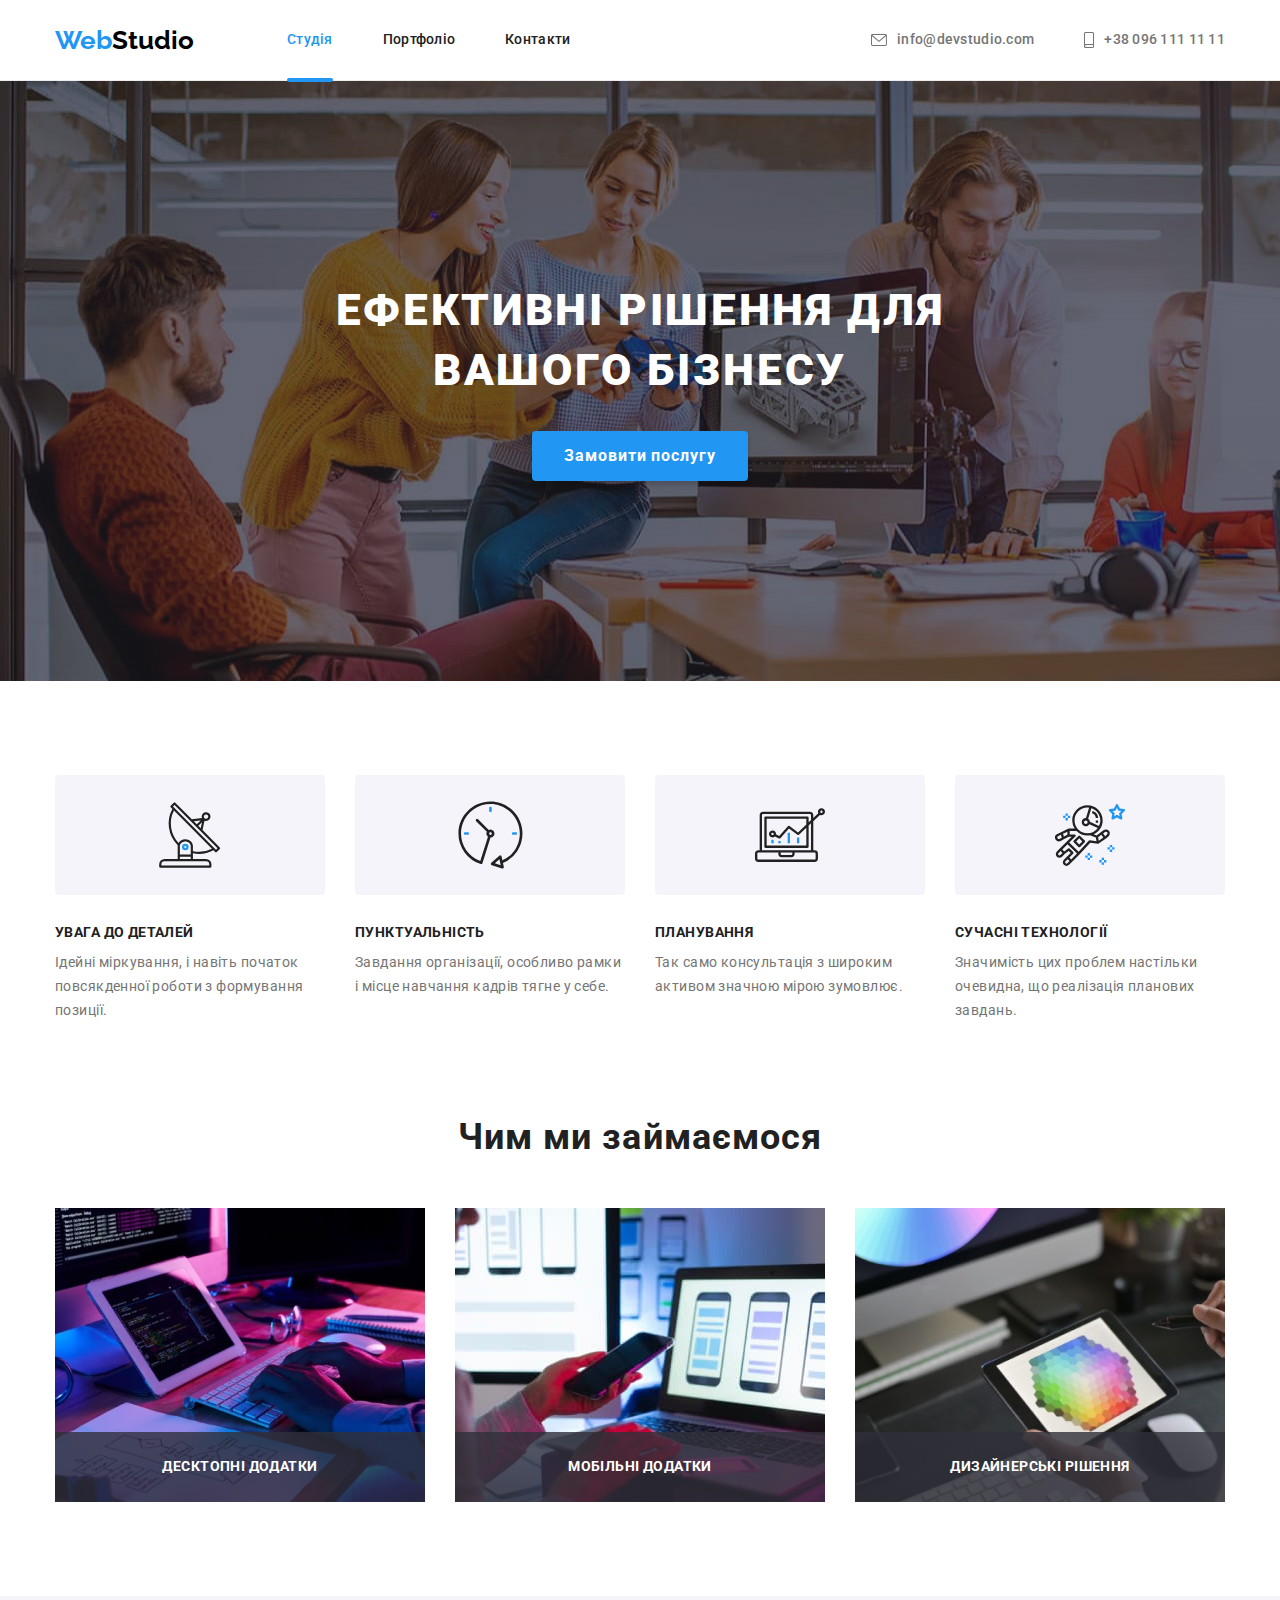
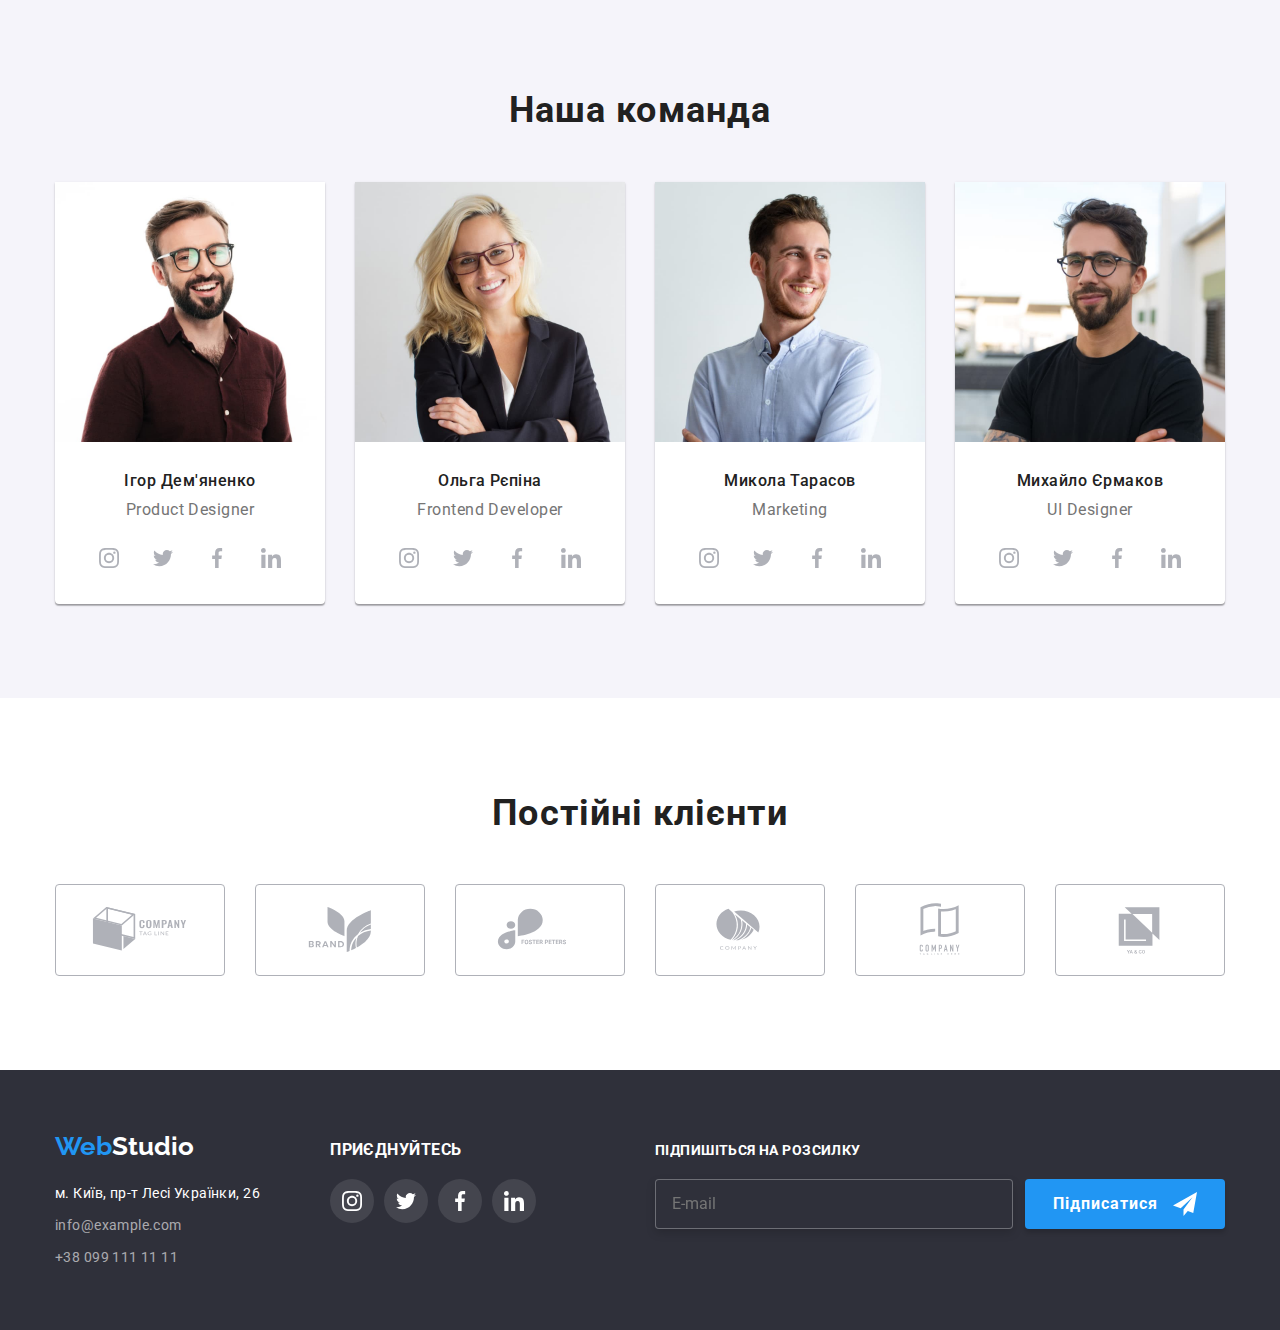
<file: index.html>
<!DOCTYPE html>
<html lang="uk">
  <head>
    <meta charset="UTF-8" />
    <meta http-equiv="X-UA-Compatible" content="IE=edge" />
    <meta name="viewport" content="width=device-width, initial-scale=1.0" />
    <title>WebStudio</title>
    <link rel="preconnect" href="https://fonts.googleapis.com"> 
    <link rel="preconnect" href="https://fonts.gstatic.com" crossorigin> 
    <link href="https://fonts.googleapis.com/css2?family=Raleway:wght@700&family=Roboto:wght@400;500;700;900&display=swap" rel="stylesheet">
    <link rel="stylesheet" href="https://cdnjs.cloudflare.com/ajax/libs/modern-normalize/1.1.0/modern-normalize.min.css">
    <link rel="stylesheet" href="./css/main.min.css">
    
</head>
  <body>
    <header class="header">
        <div class="wraper conteiner">
            <nav class="navigation">  
                <span class="logo navigation__logo">
                    <a class="logo__wed link" href="/" lang="en">Web<span class="logo__studio--dark link">Studio</span> </a> 
                </span> 
                    <ul class="navigation__list link list">
                        <li class="navigation__page"> <a  class="navigation__link navigation__link--active link" href="./index.html">Студія</a></li>
                        <li class="navigation__page"> <a class="navigation__link link" href="./portfolio.html">Портфоліо</a></li>
                        <li class="navigation__page"> <a class="navigation__link link" href="#">Контакти</a></li>
                    </ul>
                </nav> 
                <ul class="contacts header__contacts list">
                    <li class="contacts__items">
                        <a href="moilto:info@devstudio.com" class="contacts__link contact__link--mail link">
                            <svg class="contacts__icon contacts__icon--mail"> 
                                <use href="./images/symbol-defs.svg#icon-envelope"></use>
                            </svg> 
                            info@devstudio.com </a></li>
                    <li class="contacts__items"> 
                        <a href="tel:+380961111111" class="contacts__link contact__link--tel link">
                            <svg class="contacts__icon contacts__icon--tel">
                                <use href="./images/symbol-defs.svg#icon-smartphone"></use>
                            </svg>
                            +38 096 111 11 11</a> 
                    </li> 
                </ul>
                <button class="menu-open"  type="button"> 
                    <svg  class="menu-icon" width="40" height="40">
                        <use href="./images/symbol-defs.svg#icon-menu_40px"></use>
                    </svg>
                </button>
        </div>
            <div class="mob-menu is-hidden">
                <div class="mob__conteiner">
                    <button class="menu-close" type="button">
                        <svg  class="mob__icon-close" width="18.6" height="18.6">
                            <use href="./images/symbol-defs.svg#icon-close-black"></use>
                        </svg>
                    </button>
                    <div class="nav__conteiner">
                        <ul class="navigation__mob link list">
                            <li class="mob__page"> <a  class="mob__link mob__link--active link" href="./index.html">Студія</a></li>
                            <li class="mob__page"> <a class="mob__link link" href="./portfolio.html">Портфоліо</a></li>
                            <li class="mob__page"> <a class="mob__link link" href="#">Контакти</a></li>
                        </ul>
                    </div>
                    <div class="conteiner__contact">
                        <ul class="mob__contacts list">
                            <li class="mob__items">
                                <a href="tel:+380961111111" class="mob__tel link">
                                    +38 096 111 11 11</a> 
                                </li>
                            <li class="contacts__items"> 
                               <a href="moilto:info@devstudio.com" class="mob__mail link"> 
                                    info@devstudio.com </a>
                            </li> 
                        </ul>
                        <ul class="mob__profile">
                            <li class="mob__social list">
                                <a href="#" class="mob__social-link link"> Instagram
                                </a>
                            </li>
                            <li class="mob__social list">
                                <a href="#" class="mob__social-link link"> Twitter
                                </a>
                            </li>
                            <li class="mob__social list">
                                <a href="#" class="mob__social-link link"> Facebook
                                </a>
                            </li>
                            <li class="mob__social list">
                                <a href="#" class="mob__social-link link"> LinkedIn
                                </a>
                            </li>
                        </ul>
                    </div>  
                </div>
            </div>
        <!-- </div> -->
        
     
    </header>
    <main>
        <section class="hero">
            <div class="hero__conteiner">
                <h1 class="hero__title">Ефективні рішення для вашого бізнесу</h1>
                <button class="hero__btn" type="button" data-modal-open >Замовити послугу</button>
            </div>
        </section>
        <section class="after-hero section">
            <div class="conteiner">
                <h2 class="visually-hidden"> Наші переваги </h2>
            <ul class="after-hero__list">
                <li class="after-hero__item list"> 
                    <div class="after-hero__conteiner">
                        <svg class="after-hero__icon" width="65.32" height="70">
                            <use href="./images/symbol-defs.svg#icon-antenna-1"></use>
                        </svg>
                    </div>
                    <h3 class="after-hero__subtitle">УВАГА ДО ДЕТАЛЕЙ</h3> 
                    <p class="after-hero__text">Ідейні міркування, і навіть початок повсякденної роботи з формування позиції.</p>
                </li>
                <li class="after-hero__item list"> 
                    <div class="after-hero__conteiner">
                        <svg class="after-hero__icon" width="66.96" height="70">
                            <use href="./images/symbol-defs.svg#icon-clock-1"></use>
                        </svg>
                    </div>
                    <h3 class="after-hero__subtitle">ПУНКТУАЛЬНІСТЬ</h3> 
                    <p class="after-hero__text">Завдання організації, особливо рамки і місце навчання кадрів тягне у себе.</p>
                </li>
                <li class="after-hero__item list"> 
                    <div class="after-hero__conteiner">
                        <svg class="after-hero__icon" width="70" height="70">
                            <use  href="./images/symbol-defs.svg#icon-diagram-1"></use>
                        </svg>
                    </div>
                    <h3 class="after-hero__subtitle">ПЛАНУВАННЯ</h3> 
                    <p class="after-hero__text">Так само консультація з широким активом значною мірою зумовлює.</p>
                </li>
                <li class="after-hero__item list"> 
                    <div class="after-hero__conteiner">
                        <svg class="after-hero__icon" width="70" height="70">
                            <use href="./images/symbol-defs.svg#icon-astronaut-1"></use>
                        </svg>
                    </div>
                    <h3 class="after-hero__subtitle">СУЧАСНІ ТЕХНОЛОГІЇ</h3> 
                    <p class="after-hero__text">Значимість цих проблем настільки очевидна, що реалізація планових завдань.</p>
                </li>
            </ul>
            </div>  
        </section>
        <section class="work section">
            <div class="conteiner">
                <h2 class="work__heading">Чим ми займаємося</h2>
            <ul class="work__list">
                <li class="work__card list">
                    <picture>
                        <source srcset="./images/img-desk-1x-1.jpg 1x, 
                        ./images/img-desk-2x-1.jpg 2x"
                        media="(min-width: 1200px)"/>
                        <img src="./images/img-desk-1x-1.jpg" alt="планування макету" class="work__img" width="370">
                    </picture>
                    <div class="work__overlay">
                        <p class="work__text">Десктопні додатки</p>
                    </div>
                </li>
                <li class="work__card list">
                    <picture>
                        <source srcset="./images/img-desk-1x-2.jpg 1x, 
                        ./images/img-desk-2x-2.jpg 2x"
                        media="(min-width: 1200px)"/>
                        <img src="./images/img-desk-1x-2.jpg" alt="позиціонування сторінки" class="work__img" width="370"> 
                    </picture>
                    <div class="work__overlay">
                        <p class="work__text">Мобільні додатки</p>
                    </div>
                </li>
                <li class="work__card list">
                    <picture>
                        <source srcset="./images/img-desk-1x-3.jpg 1x, 
                        ./images/img-desk-2x-3.jpg 2x"
                        media="(min-width: 1200px)"/>
                        <img src="./images/img-desk-1x-3.jpg" alt="підбір кольору" class="work__img" width="370">
                    </picture>
                    <div class="work__overlay">
                        <p class="work__text">Дизайнерські рішення</p>
                    </div>
                </li>
            </ul>
            </div>
        </section>
        <section class="team section">
            <div class="conteiner">
                <h2 class="team__title list"> Наша команда</h2>
                <ul class="team__list">
                    <li class="developer team__items list"> 
                        <picture>
                            <source srcset="./images/specialist-desk-1x-1.jpg 1x, 
                            ./images/specialist-desk-2x-1.jpg 2x"
                            media="(min-width: 1200px)"
                            />
                            <source srcset="./images/specialist-tab-1x-1.jpg 1x, 
                            ./images/specialist-tab-2x-1.jpg 2x"
                            media="(min-width: 768px)"
                            />
                            <source srcset="./images/specialist-mob-1x-1.jpg 1x, 
                            ./images/specialist-mob-2x-1.jpg 2x"
                            media="(max-width: 767px)"
                            />
                            <img  class="developer__foto" src="./images/specialist-desk-1x-1.jpg" alt="дизайнер продукта" width="270">
                        </picture> 
                        <div class="developer__conteiner">
                            <h3 class="developer__name">Ігор Дем'яненко</h3> 
                            <p class="developer__job" lang="en">Product Designer</p>
                            <ul class="developer__profile profile">
                                <li class="profile__list list">
                                    <a href="#" class="profile__link">
                                        <svg class="profile__icon" width="20" height="20">
                                            <use href="./images/symbol-defs.svg#icon-instagram-2"></use>
                                        </svg>
                                    </a>
                                </li>
                                <li class="profile__list list">
                                    <a href="#" class="profile__link">
                                        <svg class="profile__icon" width="20" height="20">
                                            <use href="./images/symbol-defs.svg#icon-twitter-1"></use>
                                        </svg>
                                    </a>
                                </li>
                                <li class="profile__list list">
                                    <a href="#" class="profile__link">
                                        <svg class="profile__icon" width="20" height="20">
                                            <use href="./images/symbol-defs.svg#icon-facebook-1"></use>
                                        </svg>
                                    </a>
                                </li>
                                <li class="profile__list list">
                                    <a href="#" class="profile__link">
                                        <svg class="profile__icon" width="20" height="20">
                                            <use href="./images/symbol-defs.svg#icon-linkedin-1"></use>
                                        </svg>
                                    </a>
                                </li>
                            </ul>
                        </div>
                    </li>
                    <li class="developer team__items list">
                        <picture>
                            <source srcset="./images/specialist-desk-1x-2.jpg 1x, 
                            ./images/specialist-desk-2x-2.jpg 2x"
                            media="(min-width: 1200px)"
                            />
                            <source srcset="./images/specialist-tab-1x-2.jpg 1x, 
                            ./images/specialist-tab-2x-2.jpg 2x"
                            media="(min-width: 768px)"
                            />
                            <source srcset="./images/specialist-mob-1x-2.jpg 1x, 
                            ./images/specialist-mob-2x-2.jpg 2x"
                            media="(max-width: 767px)"
                            />
                            <img class="developer__foto" src="./images/specialist-desk-1x-2.jpg" alt="разработчик" width="270">
                        </picture> 
                        <div class="developer__conteiner">
                            <h3 class="developer__name">Ольга Рєпіна</h3> 
                            <p class="developer__job" lang="en">Frontend Developer</p>
                            <ul class="developer__profile profile">
                                <li class="profile__list list">
                                    <a href="#" class="profile__link">
                                        <svg class="profile__icon" width="20" height="20">
                                            <use href="./images/symbol-defs.svg#icon-instagram-2"></use>
                                        </svg>
                                    </a>
                                </li>
                                <li class="profile__list list">
                                    <a href="#" class="profile__link">
                                        <svg class="profile__icon" width="20" height="20">
                                            <use href="./images/symbol-defs.svg#icon-twitter-1"></use>
                                        </svg>
                                    </a>
                                </li>
                                <li class="profile__list list">
                                    <a href="#" class="profile__link">
                                        <svg class="profile__icon" width="20" height="20">
                                            <use href="./images/symbol-defs.svg#icon-facebook-1"></use>
                                        </svg>
                                    </a>
                                </li>
                                <li class="profile__list list">
                                    <a href="#" class="profile__link">
                                        <svg class="profile__icon" width="20" height="20">
                                            <use href="./images/symbol-defs.svg#icon-linkedin-1"></use>
                                        </svg>
                                    </a>
                                </li>
                            </ul>
                        </div>
                    </li>
                    <li class="developer team__items list">
                        <picture>
                            <source srcset="./images/specialist-desk-1x-3.jpg 1x, 
                            ./images/specialist-desk-2x-3.jpg 2x"
                            media="(min-width: 1200px)"
                            />
                            <source srcset="./images/specialist-tab-1x-3.jpg 1x, 
                            ./images/specialist-tab-2x-3.jpg 2x"
                            media="(min-width: 768px)"
                            />
                            <source srcset="./images/specialist-mob-1x-3.jpg 1x, 
                            ./images/specialist-mob-2x-3.jpg 2x"
                            media="(max-width: 767px)"
                            />
                            <img class="developer__foto" src="./images/specialist-desk-1x-3.jpg" alt="маркетолог" width="270">
                        </picture>
                        <div class="developer__conteiner">
                            <h3 class="developer__name">Микола Тарасов</h3> 
                            <p class="developer__job" lang="en">Marketing</p>
                            <ul class="developer__profile profile">
                                <li class="profile__list list">
                                    <a href="#" class="profile__link">
                                        <svg class="profile__icon" width="20" height="20">
                                            <use href="./images/symbol-defs.svg#icon-instagram-2"></use>
                                        </svg>
                                    </a>
                                </li>
                                <li class="profile__list list">
                                    <a href="#" class="profile__link">
                                        <svg class="profile__icon" width="20" height="20">
                                            <use href="./images/symbol-defs.svg#icon-twitter-1"></use>
                                        </svg>
                                    </a>
                                </li>
                                <li class="profile__list list">
                                    <a href="#" class="profile__link">
                                        <svg class="profile__icon" width="20" height="20">
                                            <use href="./images/symbol-defs.svg#icon-facebook-1"></use>
                                        </svg>
                                    </a>
                                </li>
                                <li class="profile__list list">
                                    <a href="#" class="profile__link">
                                        <svg class="profile__icon" width="20" height="20">
                                            <use href="./images/symbol-defs.svg#icon-linkedin-1"></use>
                                        </svg>
                                    </a>
                                </li>
                            </ul>
                        </div>
                    </li>
                    <li class="developer team__items list">
                        <picture>
                            <source srcset="./images/specialist-desk-1x-4.jpg 1x, 
                            ./images/specialist-desk-2x-4.jpg 2x"
                            media="(min-width: 1200px)"
                            />
                            <source srcset="./images/specialist-tab-1x-4.jpg 1x, 
                            ./images/specialist-tab-2x-4.jpg 2x"
                            media="(min-width: 768px)"
                            />
                            <source srcset="./images/specialist-mob-1x-4.jpg 1x, 
                            ./images/specialist-mob-2x-4.jpg 2x"
                            media="(max-width: 767px)"
                            />
                            <img class="developer__foto" src="./images/specialist-desk-1x-4.jpg" alt="дизайнер интерфейсов" width="270">
                        </picture> 
                        <div class="developer__conteiner">
                            <h3 class="developer__name">Михайло Єрмаков</h3> 
                            <p class="developer__job" lang="en">UI Designer</p>
                            <ul class="developer__profile profile">
                                <li class="profile__list list">
                                    <a href="#" class="profile__link">
                                        <svg class="profile__icon" width="20" height="20">
                                            <use href="./images/symbol-defs.svg#icon-instagram-2"></use>
                                        </svg>
                                    </a>
                                </li>
                                <li class="profile__list list">
                                    <a href="#" class="profile__link">
                                        <svg class="profile__icon" width="20" height="20">
                                            <use href="./images/symbol-defs.svg#icon-twitter-1"></use>
                                        </svg>
                                    </a>
                                </li>
                                <li class="profile__list list">
                                    <a href="#" class="profile__link">
                                        <svg class="profile__icon" width="20" height="20">
                                            <use href="./images/symbol-defs.svg#icon-facebook-1"></use>
                                        </svg>
                                    </a>
                                </li>
                                <li class="profile__list list">
                                    <a href="#" class="profile__link">
                                        <svg class="profile__icon" width="20" height="20">
                                            <use href="./images/symbol-defs.svg#icon-linkedin-1"></use>
                                        </svg>
                                    </a>
                                </li>
                            </ul>
                        </div>
                        </li>
                </ul>
            </div>
        </section>
        <section class="our-client section">
            <div class="conteiner">
                 <h2 class="client__title">Постійні клієнти</h2>
                 <ul class="client__list list">
                    <li class="client__items">
                        <a href="#" class="client__wraper">
                            <svg class="client__icon" width="106" height="60">
                                <use href="./images/symbol-defs.svg#icon-Logo"></use>
                            </svg>
                        </a>  
                    </li>
                    <li class="client__items">
                        <a href="#" class="client__wraper">
                            <svg class="client__icon" width="106" height="60">
                                <use href="./images/symbol-defs.svg#icon-Logo-2"></use>
                            </svg>
                        </a>
                    </li>
                    <li class="client__items">
                        <a href="#" class="client__wraper">
                            <svg class="client__icon" width="106" height="60">
                                <use href="./images/symbol-defs.svg#icon-Logo-3"></use>
                            </svg>
                        </a>
                    </li>
                    <li class="client__items">
                        <a href="#" class="client__wraper">
                            <svg class="client__icon" width="106" height="60">
                                <use href="./images/symbol-defs.svg#icon-Logo-4"></use>
                            </svg>
                        </a>
                    </li>
                    <li class="client__items">
                        <a href="#" class="client__wraper">
                            <svg class="client__icon" width="106" height="60">
                                <use href="./images/symbol-defs.svg#icon-Logo-5"></use>
                            </svg>
                        </a>
                    </li>
                    <li class="client__items">
                        <a href="#" class="client__wraper">
                            <svg class="client__icon" width="106" height="60">
                                <use href="./images/symbol-defs.svg#icon-Logo-6"></use>
                            </svg>
                        </a>
                    </li>
                 </ul>
            </div>
        </section>
    </main>
    <footer class="footer">
        <div class="footer__conteiner conteiner"> 
            <div class="footer__wraper">
                <span class="logo footer__logo">
                    <a class="logo__wed link" href="/" lang="en">Web<span class="logo__studio--light link">Studio</span> </a> 
                </span> 
                 <address class="footer__contacts">
                    <ul class="footer__list">
                         <li class="footer__items list link">
                            <a href="https://goo.gl/maps/YGyB6HcbsNwQqxCWA" class="footer__address link"> м. Київ, пр-т Лесі Українки, 26</a>
                        </li>
                         <li class="footer__items list link">
                             <a href="moilto:info@example.com"  class="footer__mail link" target="_blank" rel="noopener noreferrer"> info@example.com </a>
                        </li>
                        <li class="footer__items list link">
                             <a href="tel:+380991111111" class="footer__tel link"> +38 099 111 11 11</a>
                        </li>
                    </ul> 
                 </address>
            </div>
            <div class="slogan footer__slogan">
                <p class="slogan__title">приєднуйтесь</p>
                <ul class="slogan__list profile">
                    <li class="profile__list list">
                        <a href="#" class="profile__link profile__link--footer">
                            <svg class="profile__icon" width="20" height="20">
                                <use href="./images/symbol-defs.svg#icon-instagram-2"></use>
                            </svg>
                        </a>
                    </li>
                    <li class="profile__list list">
                        <a href="#" class="profile__link profile__link--footer">
                            <svg class="profile__icon" width="20" height="20">
                                <use href="./images/symbol-defs.svg#icon-twitter-1"></use>
                            </svg>
                        </a>
                    </li>
                    <li class="profile__list list">
                        <a href="#" class="profile__link profile__link--footer">
                            <svg class="profile__icon" width="20" height="20">
                                <use href="./images/symbol-defs.svg#icon-facebook-1"></use>
                            </svg>
                        </a>
                    </li>
                    <li class="profile__list list">
                        <a href="#" class="profile__link profile__link--footer">
                            <svg class="profile__icon" width="20" height="20">
                                <use href="./images/symbol-defs.svg#icon-linkedin-1"></use>
                            </svg>
                        </a>
                    </li>
                </ul>
            </div>
            <div class="footer__form signature">
                <p class="signature__title">підпишіться на розсилку </p>
                <form class="signature__form">
                    <label class="signature__label" for="mail"></label>
                    <input  class="signature__input" type="email" name="mail" id="mail" placeholder="E-mail">
                    <button class="signature__btn" type="submit">Підписатися
                        <svg class="signature__icon" width="24" height="24">
                            <use href="./images/symbol-defs.svg#icon-icon-send"></use>
                        </svg>
                    </button>
                </form>
            </div>
        </div>   
    </footer>

    <!-- МОДАЛЬНЕ ВІКНО -->
    <div data-modal class="backdrop is-hidden">
        <div class="modal">
            <button data-modal-close class="modal__btn">
                <svg  class="modal__close-icon" width="18" height="18">
                    <use href="./images/symbol-defs.svg#icon-close-black"></use>
                </svg>
            </button>
            <form class="modal__form service">
                <p class="service__title">Залиште свої дані, ми вам передзвонимо</p>
                <div class="service__conteiner">
                    <label class="service__label" for="user-name">Ім'я</label>
                    <div class="service__wraper">
                        <input 
                        class="service__input" 
                        type="text" 
                        name="user-name" 
                        id="user-name">
                        <svg class="service__icon service__icon--user" width="18" height="18">
                            <use href="./images/symbol-defs.svg#icon-person-black-18dp-1"></use>
                         </svg>
                    </div>    
                </div>
                <div class="service__conteiner">
                    <label class="service__label" for="user-tel">Телефон</label>
                    <div class="service__wraper">
                        <input 
                        class="service__input" 
                        type="tel" 
                        name="tel" 
                        id="user-tel">
                        <svg class="service__icon service__icon--tel" width="18" height="18">
                            <use href="./images/symbol-defs.svg#icon-phone-black-18dp-1"></use>
                        </svg>
                    </div>
                </div>
                <div class="service__conteiner">
                    <label class="service__label" for="user-mail">Пошта</label>
                    <div class="service__wraper">
                        <input 
                        class="service__input" 
                        type="email" 
                        name="user-mail" 
                        id="user-mail">
                        <svg class="service__icon service__icon--mail" width="18" height="18">
                            <use href="./images/symbol-defs.svg#icon-email-black-18dp-1"></use>
                        </svg>
                    </div>   
                </div>
                <div class="service__coment">
                    <label class="service__label" for="coment">Коментар</label>
                    <textarea class="service__textare" name="coment" id="coment" rows="5" placeholder="Введіть текст"></textarea>
                </div>
                <div class="service__checkbox checkbox">
                    <label class="checkbox__label">
                        <input 
                        class="checkbox__input visually-hidden"
                        type="checkbox"
                        name="agree"> 
                        <span class="checkbox__icon"></span>
                        <span class="checkbox__text">Погоджуюся з розсилкою та приймаю<a href="#" class="checkbox__link"> Умови договору</a>
                        </span>
                        
                    </label>
                </div>
                <button type="submit" class="service__btn">Відправити</button>
            </form>
        </div>
    </div>
    <script src="./js/modal.js"></script>
    <script src="./js/mobile-menu.js"></script>
  </body>
</html>
</file>
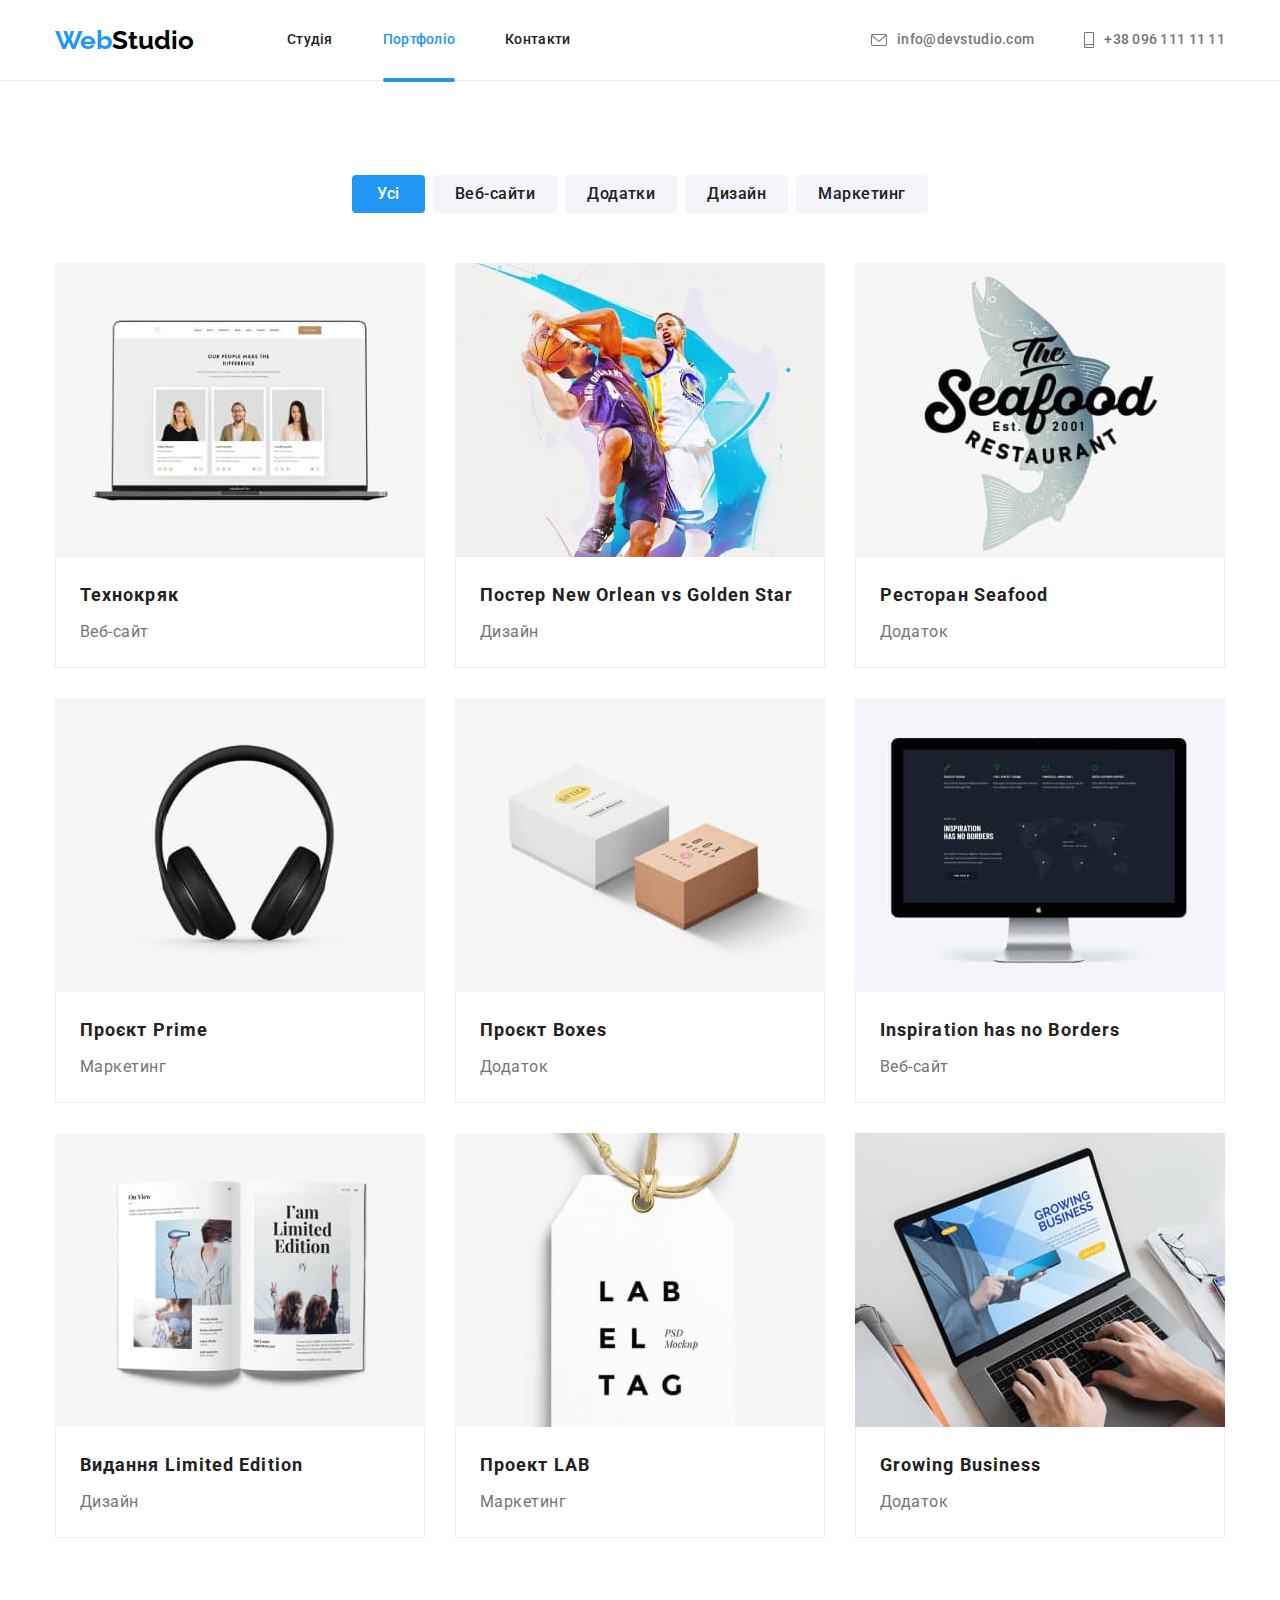
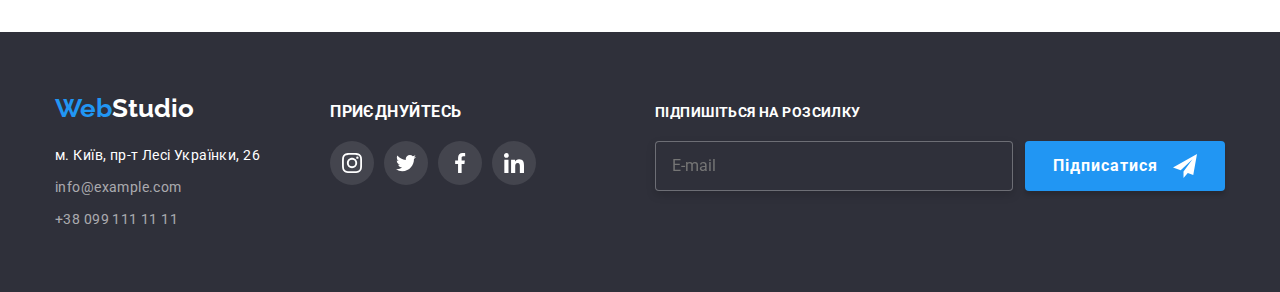
<file: portfolio.html>
<!DOCTYPE html>
<html lang="uk">
<head>
    <meta charset="UTF-8">
    <meta http-equiv="X-UA-Compatible" content="IE=edge">
    <meta name="viewport" content="width=device-width, initial-scale=1.0">
    <title>WebStudio</title>
    <link rel="preconnect" href="https://fonts.googleapis.com"> 
    <link rel="preconnect" href="https://fonts.gstatic.com" crossorigin> 
    <link href="https://fonts.googleapis.com/css2?family=Raleway:wght@700&family=Roboto:wght@400;500;700;900&display=swap" rel="stylesheet">
    <link rel="stylesheet" href="https://cdnjs.cloudflare.com/ajax/libs/modern-normalize/1.1.0/modern-normalize.min.css">
    <link rel="stylesheet" href="./css/main.min.css">
</head>
<body>
    <header class="header">
        <div class="wraper conteiner">
            <nav class="navigation">  
                <span class="logo navigation__logo">
                    <a class="logo__wed link" href="/" lang="en">Web<span class="logo__studio--dark link">Studio</span> </a> 
                </span> 
                    <ul class="navigation__list link list">
                        <li class="navigation__page"> <a  class="navigation__link link" href="./index.html">Студія</a></li>
                        <li class="navigation__page"> <a class="navigation__link navigation__link--active link" href="./portfolio.html">Портфоліо</a></li>
                        <li class="navigation__page"> <a class="navigation__link link" href="#">Контакти</a></li>
                    </ul>
                </nav> 
                <ul class="contacts header__contacts list">
                    <li class="contacts__items">
                        <a href="moilto:info@devstudio.com" class="contacts__link link">
                            <svg class="contacts__icon contacts__icon--mail"> 
                                <use href="./images/symbol-defs.svg#icon-envelope"></use>
                            </svg> 
                            info@devstudio.com </a></li>
                    <li class="contacts__items"> 
                        <a href="tel:+380961111111" class="contacts__link link">
                            <svg class="contacts__icon contacts__icon--tel">
                                <use href="./images/symbol-defs.svg#icon-smartphone"></use>
                            </svg>
                            +38 096 111 11 11</a> 
                    </li> 
                </ul>
                <button class="menu-open"  type="button"> 
                    <svg  class="menu-icon" width="40" height="40">
                        <use href="./images/symbol-defs.svg#icon-menu_40px"></use>
                    </svg>
                </button>
        </div>
        <div class="mob-menu is-hidden">
            <div class="mob__conteiner">
                <button class="menu-close" type="button">
                    <svg  class="mob__icon-close" width="18.6" height="18.6">
                        <use href="./images/symbol-defs.svg#icon-close-black"></use>
                    </svg>
                </button>
                <div class="nav__conteiner">
                    <ul class="navigation__mob link list">
                        <li class="mob__page"> <a  class="mob__link  link" href="./index.html">Студія</a></li>
                        <li class="mob__page"> <a class="mob__link mob__link--active link" href="./portfolio.html">Портфоліо</a></li>
                        <li class="mob__page"> <a class="mob__link link" href="#">Контакти</a></li>
                    </ul>
                </div>
                <div class="conteiner__contact">
                    <ul class="mob__contacts list">
                        <li class="mob__items">
                            <a href="tel:+380961111111" class="mob__tel link">
                                +38 096 111 11 11</a> 
                            </li>
                        <li class="contacts__items"> 
                           <a href="moilto:info@devstudio.com" class="mob__mail link"> 
                                info@devstudio.com </a>
                        </li> 
                    </ul>
                    <ul class="mob__profile">
                        <li class="mob__social list">
                            <a href="#" class="mob__social-link link"> Instagram
                            </a>
                        </li>
                        <li class="mob__social list">
                            <a href="#" class="mob__social-link link"> Twitter
                            </a>
                        </li>
                        <li class="mob__social list">
                            <a href="#" class="mob__social-link link"> Facebook
                            </a>
                        </li>
                        <li class="mob__social list">
                            <a href="#" class="mob__social-link link"> LinkedIn
                            </a>
                        </li>
                    </ul>
                </div>  
            </div>
        </div>
    </header>
    <main>
        <section class="main section">
            <div class="choose conteiner">
                <h1 class="visually-hidden">Портфоліо робіт студії</h1>
                <ul class="choose__conteiner">
                    <li class="choose__list list">
                        <button class="choose__btn choose__btn--first choose__btn--active" type="button"> Усі </button>
                    </li>
                    <li class="choose__list list">
                        <button class="choose__btn" type="button"> Веб-сайти </button>
                    </li>
                    <li class="choose__list list">
                        <button class="choose__btn" type="button"> Додатки </button>
                    </li>
                    <li class="choose__list list">
                        <button class="choose__btn" type="button"> Дизайн </button>
                    </li>
                    <li class="choose__list list">
                        <button class="choose__btn" type="button"> Маркетинг </button>
                    </li>
                </ul>
                <ul class="portfolio main__portfolio list">
                    <li class="portfolio__list">
                        <a href="" class="portfolio__link link"> 
                            <div class="portfolio__box">
                                <picture>
                                    <source srcset="./images/project-desk-1x-1.jpg 1x, 
                                    ./images/project-desk-2x-1.jpg 2x"
                                    media="(min-width: 1200px)"
                                    />
                                    <source srcset="./images/project-tab-1x-1.jpg 1x, 
                                    ./images/project-tab-2x-1.jpg 2x"
                                    media="(min-width: 768px)"
                                    />
                                    <source srcset="./images/project-mob-1x-1.jpg 1x, 
                                    ./images/project-mob-2x-1.jpg 2x"
                                    media="(max-width: 767px)"
                                    />
                                    <img src="./images/project-desk-1x-1.jpg" alt="проект веб-сайта" class="portfolio__img" width="370">
                                </picture> 
                                    <div class="portfolio__overlay">
                                        <p class="portfolio__text">Ресурс пропонує комплексні пропозиції з різним рівнем функціоналу та сервісів. Все це дозволить відвідувачу отримати вичерпні відомості про компанію чи приватну особу.</p>
                                    </div>
                                </div>
                            <div class="portfolio__conteiner">
                                    <h2 class="portfolio__title"> Технокряк</h2>
                                    <p class="portfolio__after-title">Веб-сайт</p> 
                            </div> 
                        </a>     
                    </li>
                    <li class="portfolio__list">
                        <a href="" class="portfolio__link link"> 
                            <div class="portfolio__box">
                                <picture>
                                    <source srcset="./images/project-desk-1x-2.jpg 1x, 
                                    ./images/project-desk-2x-2.jpg 2x"
                                    media="(min-width: 1200px)"
                                    />
                                    <source srcset="./images/project-tab-1x-2.jpg 1x, 
                                    ./images/project-tab-2x-2.jpg 2x"
                                    media="(min-width: 768px)"
                                    />
                                    <source srcset="./images/project-mob-1x-2.jpg 1x, 
                                    ./images/project-mob-2x-2.jpg 2x"
                                    media="(max-width: 767px)"
                                    />
                                    <img src="./images/project-desk-1x-2.jpg" alt="проект дизайна" class="portfolio__img" width="370">
                                </picture> 
                                <div class="portfolio__overlay">
                                    <p class="portfolio__text">Ресурс пропонує комплексні пропозиції з різним рівнем функціоналу та сервісів. Все це дозволить відвідувачу отримати вичерпні відомості про компанію чи приватну особу.</p>
                                </div>
                            </div>
                            <div class="portfolio__conteiner">
                                <h2 class="portfolio__title">Постер <span lang="en"> New Orlean vs Golden Star</span></h2>
                                <p class="portfolio__after-title">Дизайн</p>
                            </div> 
                        </a>
                    </li>
                    <li class="portfolio__list">
                        <a href="" class="portfolio__link link"> 
                            <div class="portfolio__box">
                                <picture>
                                    <source srcset="./images/project-desk-1x-3.jpg 1x, 
                                    ./images/project-desk-2x-3.jpg 2x"
                                    media="(min-width: 1200px)"
                                    />
                                    <source srcset="./images/project-tab-1x-3.jpg 1x, 
                                    ./images/project-tab-2x-3.jpg 2x"
                                    media="(min-width: 768px)"
                                    />
                                    <source srcset="./images/project-mob-1x-3.jpg 1x, 
                                    ./images/project-mob-2x-3.jpg 2x"
                                    media="(max-width: 767px)"
                                    />
                                    <img src="./images/project-desk-1x-3.jpg" alt="проект приложения" class="portfolio__img" width="370">
                                </picture> 
                                <div class="portfolio__overlay">
                                    <p class="portfolio__text">Ресурс пропонує комплексні пропозиції з різним рівнем функціоналу та сервісів. Все це дозволить відвідувачу отримати вичерпні відомості про компанію чи приватну особу.</p>
                                </div>
                            </div>
                            <div class="portfolio__conteiner">
                                <h2 class="portfolio__title">Ресторан <span lang="en">Seafood</span></h2>
                                <p class="portfolio__after-title">Додаток</p>
                            </div> 
                        </a>
                    </li>
                    <li class="portfolio__list">
                        <a href="" class="portfolio__link link"> 
                            <div class="portfolio__box">
                                <picture>
                                    <source srcset="./images/project-desk-1x-4.jpg 1x, 
                                    ./images/project-desk-2x-4.jpg 2x"
                                    media="(min-width: 1200px)"
                                    />
                                    <source srcset="./images/project-tab-1x-4.jpg 1x, 
                                    ./images/project-tab-2x-4.jpg 2x"
                                    media="(min-width: 768px)"
                                    />
                                    <source srcset="./images/project-mob-1x-4.jpg 1x, 
                                    ./images/project-mob-2x-4.jpg 2x"
                                    media="(max-width: 767px)"
                                    />
                                    <img src="./images/project-desk-1x-4.jpg" alt="проект маркетинга" class="portfolio__img" width="370">
                                </picture> 
                                <div class="portfolio__overlay">
                                    <p class="portfolio__text">Ресурс пропонує комплексні пропозиції з різним рівнем функціоналу та сервісів. Все це дозволить відвідувачу отримати вичерпні відомості про компанію чи приватну особу.</p>
                                </div>
                            </div>  
                            <div class="portfolio__conteiner">
                                    <h2 class="portfolio__title">Проєкт <span lang="en">Prime</span></h2>
                                    <p class="portfolio__after-title">Маркетинг</p>
                            </div> 
                        </a>
                    </li>
                    <li class="portfolio__list">
                        <a href="" class="portfolio__link link"> 
                            <div class="portfolio__box">
                                <picture>
                                    <source srcset="./images/project-desk-1x-5.jpg 1x, 
                                    ./images/project-desk-2x-5.jpg 2x"
                                    media="(min-width: 1200px)"
                                    />
                                    <source srcset="./images/project-tab-1x-5.jpg 1x, 
                                    ./images/project-tab-2x-5.jpg 2x"
                                    media="(min-width: 768px)"
                                    />
                                    <source srcset="./images/project-mob-1x-5.jpg 1x, 
                                    ./images/project-mob-2x-5.jpg 2x"
                                    media="(max-width: 767px)"
                                    />
                                    <img src="./images/project-desk-1x-5.jpg" alt="проект маркетинга" class="portfolio__img" width="370">
                                </picture> 
                                <div class="portfolio__overlay">
                                    <p class="portfolio__text">Ресурс пропонує комплексні пропозиції з різним рівнем функціоналу та сервісів. Все це дозволить відвідувачу отримати вичерпні відомості про компанію чи приватну особу.</p>
                                </div>
                            </div>
                            <div class="portfolio__conteiner">
                                <h2 class="portfolio__title">Проєкт <span lang="en">Boxes</span></h2>
                                <p class="portfolio__after-title">Додаток</p>
                            </div> 
                        </a>
                    </li>
                    <li class="portfolio__list">
                        <a href="" class="portfolio__link link"> 
                            <div class="portfolio__box">
                                <picture>
                                    <source srcset="./images/project-desk-1x-6.jpg 1x, 
                                    ./images/project-desk-2x-6.jpg 2x"
                                    media="(min-width: 1200px)"
                                    />
                                    <source srcset="./images/project-tab-1x-6.jpg 1x, 
                                    ./images/project-tab-2x-6.jpg 2x"
                                    media="(min-width: 768px)"
                                    />
                                    <source srcset="./images/project-mob-1x-6.jpg 1x, 
                                    ./images/project-mob-2x-6.jpg 2x"
                                    media="(max-width: 767px)"
                                    />
                                    <img src="./images/project-desk-1x-6.jpg" alt="проект веб-сайта" class="portfolio__img" width="370">
                                </picture> 
                                <div class="portfolio__overlay">
                                    <p class="portfolio__text">Ресурс пропонує комплексні пропозиції з різним рівнем функціоналу та сервісів. Все це дозволить відвідувачу отримати вичерпні відомості про компанію чи приватну особу.</p>
                                </div>
                            </div>
                            <div class="portfolio__conteiner">
                                <h2 class="portfolio__title" lang="en">Inspiration has no Borders</h2>
                                <p class="portfolio__after-title">Веб-сайт</p>
                            </div> 
                        </a>
                    </li>
                    <li class="portfolio__list">
                        <a href="" class="portfolio__link link"> 
                            <div class="portfolio__box">
                                <picture>
                                    <source srcset="./images/project-desk-1x-7.jpg 1x, 
                                    ./images/project-desk-2x-7.jpg 2x"
                                    media="(min-width: 1200px)"
                                    />
                                    <source srcset="./images/project-tab-1x-7.jpg 1x, 
                                    ./images/project-tab-2x-7.jpg 2x"
                                    media="(min-width: 768px)"
                                    />
                                    <source srcset="./images/project-mob-1x-7.jpg 1x, 
                                    ./images/project-mob-2x-7.jpg 2x"
                                    media="(max-width: 767px)"
                                    />
                                    <img src="./images/project-desk-1x-7.jpg" alt="проект дизайна" class="portfolio__img" width="370">
                                </picture> 
                                <div class="portfolio__overlay">
                                    <p class="portfolio__text">Ресурс пропонує комплексні пропозиції з різним рівнем функціоналу та сервісів. Все це дозволить відвідувачу отримати вичерпні відомості про компанію чи приватну особу.</p>
                                </div>
                            </div>
                            <div class="portfolio__conteiner">
                                 <h2 class="portfolio__title">Видання <span lang="en">Limited Edition</span></h2>
                                 <p class="portfolio__after-title">Дизайн</p>
                            </div> 
                        </a>
                    </li>
                    <li class="portfolio__list">
                        <a href="" class="portfolio__link link">
                            <div class="portfolio__box">
                                <picture>
                                    <source srcset="./images/project-desk-1x-8.jpg 1x, 
                                    ./images/project-desk-2x-8.jpg 2x"
                                    media="(min-width: 1200px)"
                                    />
                                    <source srcset="./images/project-tab-1x-8.jpg 1x, 
                                    ./images/project-tab-2x-8.jpg 2x"
                                    media="(min-width: 768px)"
                                    />
                                    <source srcset="./images/project-mob-1x-8.jpg 1x, 
                                    ./images/project-mob-2x-8.jpg 2x"
                                    media="(max-width: 767px)"
                                    />
                                    <img src="./images/project-desk-1x-8.jpg" alt="поект маркетинга"  class="portfolio__img" width="370">
                                </picture> 
                                <div class="portfolio__overlay">
                                    <p class="portfolio__text">Ресурс пропонує комплексні пропозиції з різним рівнем функціоналу та сервісів. Все це дозволить відвідувачу отримати вичерпні відомості про компанію чи приватну особу.</p>
                                </div>
                            </div> 
                            <div class="portfolio__conteiner">
                                <h2 class="portfolio__title">Проект <span lang="en">LAB</span></h2>
                                <p class="portfolio__after-title">Маркетинг</p>
                            </div> </a>
                    </li>
                    <li class="portfolio__list">
                        <a href="" class="portfolio__link link"> 
                            <div class="portfolio__box">
                                <picture>
                                    <source srcset="./images/project-desk-1x-9.jpg 1x, 
                                    ./images/project-desk-2x-9.jpg 2x"
                                    media="(min-width: 1200px)"
                                    />
                                    <source srcset="./images/project-tab-1x-9.jpg 1x, 
                                    ./images/project-tab-2x-9.jpg 2x"
                                    media="(min-width: 768px)"
                                    />
                                    <source srcset="./images/project-mob-1x-9.jpg 1x, 
                                    ./images/project-mob-2x-9.jpg 2x"
                                    media="(max-width: 767px)"
                                    />
                                    <img src="./images/project-desk-1x-9.jpg" alt="проект додатку" class="portfolio__img" width="370">
                                </picture> 
                                
                                <div class="portfolio__overlay">
                                    <p class="portfolio__text">Ресурс пропонує комплексні пропозиції з різним рівнем функціоналу та сервісів. Все це дозволить відвідувачу отримати вичерпні відомості про компанію чи приватну особу.</p>
                                </div>
                            </div>
                            <div class="portfolio__conteiner">
                                 <h2 class="portfolio__title" lang="en">Growing Business</h2>
                                <p class="portfolio__after-title">Додаток</p>
                            </div></a>
                    </li>
                </ul>
            </div>
        </section>
    </main>
    <footer class="footer">
        <div class="footer__conteiner conteiner"> 
            <div>
                <span class="logo footer__logo">
                    <a class="logo__wed link" href="/" lang="en">Web<span class="logo__studio--light link">Studio</span> </a> 
                </span> 
                 <address class="footer__contacts">
                    <ul class="footer__list">
                         <li class="footer__items list link">
                            <a href="https://goo.gl/maps/YGyB6HcbsNwQqxCWA" class="footer__address link"> м. Київ, пр-т Лесі Українки, 26</a>
                        </li>
                         <li class="footer__items list link">
                             <a href="moilto:info@example.com"  class="footer__mail link" target="_blank" rel="noopener noreferrer"> info@example.com </a>
                        </li>
                        <li class="footer__items list link">
                             <a href="tel:+380991111111" class="footer__tel link"> +38 099 111 11 11</a>
                        </li>
                    </ul> 
                 </address>
            </div>
            <div class="slogan footer__slogan">
                <p class="slogan__title">приєднуйтесь</p>
                <ul class="slogan__list profile">
                    <li class="profile__list list">
                        <a href="#" class="profile__link profile__link--footer">
                            <svg class="profile__icon" width="20" height="20">
                                <use href="./images/symbol-defs.svg#icon-instagram-2"></use>
                            </svg>
                        </a>
                    </li>
                    <li class="profile__list list">
                        <a href="#" class="profile__link profile__link--footer">
                            <svg class="profile__icon" width="20" height="20">
                                <use href="./images/symbol-defs.svg#icon-twitter-1"></use>
                            </svg>
                        </a>
                    </li>
                    <li class="profile__list list">
                        <a href="#" class="profile__link profile__link--footer">
                            <svg class="profile__icon" width="20" height="20">
                                <use href="./images/symbol-defs.svg#icon-facebook-1"></use>
                            </svg>
                        </a>
                    </li>
                    <li class="profile__list list">
                        <a href="#" class="profile__link profile__link--footer">
                            <svg class="profile__icon" width="20" height="20">
                                <use href="./images/symbol-defs.svg#icon-linkedin-1"></use>
                            </svg>
                        </a>
                    </li>
                </ul>
            </div>
            <div class="footer__form signature">
                <p class="signature__title">підпишіться на розсилку </p>
                <form class="signature__form">
                    <label class="signature__label" for="mail"></label>
                    <input  class="signature__input" type="email" name="mail" id="mail" placeholder="E-mail">
                    <button class="signature__btn" type="submit">Підписатися
                        <svg class="signature__icon" width="24" height="24">
                            <use href="./images/symbol-defs.svg#icon-icon-send"></use>
                        </svg>
                    </button>
                </form>
            </div>
        </div>   
    </footer>
    <script src="./js/mobile-menu.js"></script>

</body>
</html>
</file>
<file: css/main.min.css>
:root{--header-color: #212121;--light-header-color:#FFFFFF;--text-color:#757575;--logo-accent-color: #2196F3;--logo-dark-color: #000000;--logo-light-color: #FFFFFF;--btn-color: #2196F3;--btn-portfolio-color: #F5F4FA;--active-color: #2196F3;--btn-text-active-color: #FFFFFF;--main-background-color: #FFFFFF;--hero-backgroud-color: #2F303A;--our-team-background-color: #F5F4FA;--after-hero-icon-background-color: #F5F4FA;--our-team-foto-background-color: #FFFFFF;--footer-background-color: #2F303A;--footer-address-color: rgba(255, 255, 255, 0.6)}p,h1,h2,h3,h4,h5,h6{margin:0}ul,ol{margin:0;padding:0}img{display:block;max-width:100%;width:100%;height:auto}.list{list-style:none}.link{text-decoration:none}body{font-family:"Roboto",sans-serif;color:var(--header-color);background:var(--main-background-color)}.visually-hidden{position:absolute;width:1px;height:1px;margin:-1px;border:0;padding:o;white-space:nowrap;clip-path:inset(100%);clip:rect(0 0 0 0);overflow:hidden}.conteiner{width:100%;padding:0 15px;margin-left:auto;margin-right:auto}@media screen and (min-width: 480px){.conteiner{max-width:480px}}@media screen and (min-width: 768px){.conteiner{max-width:768px}}@media screen and (min-width: 1200px){.conteiner{max-width:1200px}}.section{padding:60px 0px}@media screen and (min-width: 1200px){.section{padding:94px 0px}}.backdrop{position:fixed;top:0;left:0;width:100%;height:100%;background-color:rgba(0,0,0,.2);transition:opacity 250ms cubic-bezier(0.4, 0, 0.2, 1),visibility 250ms cubic-bezier(0.4, 0, 0.2, 1)}.backdrop.is-hidden{visibility:hidden;opacity:0;pointer-events:none}.logo{font-family:"Raleway",sans-serif;font-size:24px;line-height:1.24;font-weight:700}@media screen and (min-width: 1200px){.logo{font-size:26px}}.logo__wed{color:var(--logo-accent-color)}.logo__studio--dark{color:var(--logo-dark-color)}.logo__studio--light{color:var(--logo-light-color)}.header{border-bottom:1px solid #ececec;width:100%;position:relative}.wraper{display:flex}.navigation{display:flex}.navigation__logo{padding:26px 0;margin-right:88px}@media screen and (min-width: 1200px){.navigation__logo{padding-top:24px;padding-bottom:24px;margin-right:93px}}.navigation__list{display:none}@media screen and (min-width: 768px){.navigation__list{display:flex;align-items:center}}@media screen and (max-width: 1199px){.navigation__list{margin-right:96px}}.navigation__page:not(:last-child){margin-right:50px}.navigation__link{position:relative;display:block;padding:32px 0;color:inherit;font-size:14px;line-height:1.14;font-weight:500;letter-spacing:.02em;transition:color 250ms cubic-bezier(0.4, 0, 0.2, 1)}.navigation__link--active{color:var(--active-color)}.navigation__link--active::after{content:"";position:absolute;left:0;bottom:-2%;display:block;width:100%;height:4px;border-radius:2px;background-color:var(--active-color)}.header__contacts{display:none}@media screen and (min-width: 768px)and (max-width: 1199px){.header__contacts{display:flex;flex-wrap:wrap;margin-right:auto}}@media screen and (min-width: 1200px){.header__contacts{display:flex;margin-left:auto}}@media screen and (max-width: 1199px){.contacts__items:not(:first-child){margin-top:10px}}@media screen and (min-width: 1200px){.contacts__items:not(:last-child){margin-right:50px}}.contacts__link{display:flex;align-items:center;font-size:12px;line-height:1.17;font-weight:500;letter-spacing:.02em;color:var(--text-color);transition:color 250ms cubic-bezier(0.4, 0, 0.2, 1)}@media screen and (min-width: 1200px){.contacts__link{font-size:14px;line-height:1.14;font-weight:500;letter-spacing:.02em;padding:32px 0}}.contacts__link:hover,.contacts__link:focus{color:var(--active-color)}@media screen and (min-width: 768px)and (max-width: 1199px){.contact__link--mail{padding-top:21px}}@media screen and (min-width: 768px)and (max-width: 1199px){.contact__link--tel{padding-bottom:21px}}.contacts__icon{margin-right:8px;fill:currentColor}@media screen and (min-width: 1200px){.contacts__icon{margin-right:10px}}.contacts__icon--mail{width:14px;height:10px}@media screen and (min-width: 1200px){.contacts__icon--mail{width:16px;height:12px}}.contacts__icon--tel{width:10px;height:14px}@media screen and (min-width: 1200px){.contacts__icon--tel{width:10px;height:16px}}.navigation__page:hover,.navigation__page:focus{color:var(--active-color)}.menu-open{position:absolute;opacity:2;top:10px;right:15px;cursor:pointer;background-color:#fff;border-color:rgba(0,0,0,0);padding:0}@media screen and (min-width: 768px){.menu-open{display:none}}.mob-menu{position:fixed;top:0;z-index:2;width:100vw;height:100vh;background-color:#fff;padding-top:48px;padding-bottom:48px;transition:opacity 250ms cubic-bezier(0.4, 0, 0.2, 1),visibility 250ms cubic-bezier(0.4, 0, 0.2, 1)}.mob-menu.is-hidden{visibility:hidden;opacity:0;pointer-events:none}.mob__conteiner{display:flex;flex-direction:column;height:100%;justify-content:space-between;overflow:auto;width:100%;margin-left:auto;margin-right:auto;padding-right:15px;padding-left:15px}.menu-close{position:absolute;top:21px;right:25px;background-color:#fff;border:none;display:flex;align-items:center;justify-content:center;cursor:pointer;transition:fill 250ms cubic-bezier(0.4, 0, 0.2, 1)}.menu-close:hover,.menu-close:focus{fill:var(--active-color)}.mob__page:not(:last-child){margin-bottom:32px}.mob__link{font-size:40px;line-height:1.17;font-weight:500;letter-spacing:.02em;font-weight:500;color:var(--header-color);transition:color 250ms cubic-bezier(0.4, 0, 0.2, 1)}.mob__link:hover,.mob__link:focus{color:var(--active-color)}.mob__link--active{color:var(--active-color)}.mob__contacts{margin-top:306px}.mob__tel{font-size:25px;line-height:1.17;font-weight:500;letter-spacing:.02em;color:var(--active-color);transition:color 250ms cubic-bezier(0.4, 0, 0.2, 1)}.mob__tel:hover,.mob__tel:focus{color:#243de5}@media screen and (min-width: 400px){.mob__tel{font-size:34px;line-height:1.17;font-weight:500;letter-spacing:.02em}}.mob__mail{font-size:24px;line-height:1.16;font-weight:500;letter-spacing:.02em;color:var(--text-color);transition:color 250ms cubic-bezier(0.4, 0, 0.2, 1)}.mob__mail:hover,.mob__mail:focus{color:#243de5}.mob__profile{display:flex;justify-content:center;margin-top:64px;flex-wrap:wrap;gap:10px}.mob__social-link{font-size:16px;line-height:1.22;font-weight:500;letter-spacing:.02em;color:var(--active-color)}@media screen and (min-width: 400px){.mob__social-link{font-size:18px;line-height:1.22;font-weight:500;letter-spacing:.02em}}.mob__social:not(:last-child){padding-right:10px;border-right:1px solid var(--active-color)}.hero{background-color:var(--background-color);background-repeat:no-repeat;background-position:center;background-size:cover;padding-top:118px;padding-bottom:118px;margin-left:auto;margin-right:auto;text-align:center;max-width:480px;background:var(--hero-backgroud-color);background-image:linear-gradient(to right, rgba(47, 48, 58, 0.4), rgba(47, 48, 58, 0.4)),url(../images/bg-mob-1x.jpg)}@media(min-device-pixel-ratio: 2),(min-resolution: 192dpi),(min-resolution: 2dppx){.hero{background-image:linear-gradient(to right, rgba(47, 48, 58, 0.4), rgba(47, 48, 58, 0.4)),url(../images/bg/back-mob-2x.jpg)}}@media screen and (min-width: 768px){.hero{max-width:768px;background-image:linear-gradient(to right, rgba(47, 48, 58, 0.4), rgba(47, 48, 58, 0.4)),url(../images/bg-tab-1x.jpg)}}@media screen and (min-width: 768px)and (min-device-pixel-ratio: 2),screen and (min-width: 768px)and (min-resolution: 192dpi),screen and (min-width: 768px)and (min-resolution: 2dppx){.hero{background-image:linear-gradient(to right, rgba(47, 48, 58, 0.4), rgba(47, 48, 58, 0.4)),url(../images/bg/tab-2x.jpg)}}@media screen and (min-width: 1200px){.hero{max-width:1600px;padding-top:200px;padding-bottom:200px;background-image:linear-gradient(to right, rgba(47, 48, 58, 0.4), rgba(47, 48, 58, 0.4)),url(../images/bg-desk-1x.jpg)}}@media screen and (min-width: 1200px)and (min-device-pixel-ratio: 2),screen and (min-width: 1200px)and (min-resolution: 192dpi),screen and (min-width: 1200px)and (min-resolution: 2dppx){.hero{background-image:linear-gradient(to right, rgba(47, 48, 58, 0.4), rgba(47, 48, 58, 0.4)),url(../images/bg/desk-2x.jpg)}}.hero__conteiner{max-width:360px;margin-left:auto;margin-right:auto}@media screen and (min-width: 768px){.hero__conteiner{max-width:360px}}@media screen and (min-width: 1200px){.hero__conteiner{max-width:696px}}.hero__title{margin:0;margin-bottom:30px;font-size:26px;line-height:1.61;font-weight:900;letter-spacing:.06em;color:var(--light-header-color);text-align:center;text-transform:uppercase}@media screen and (min-width: 1200px){.hero__title{font-size:44px;line-height:1.36;font-weight:900;letter-spacing:.06em}}.hero__btn{display:block;margin:0 auto;padding:10px 32px;background:var(--btn-color);box-shadow:0px 4px 4px rgba(0,0,0,.15);border-radius:4px;border:rgba(0,0,0,0);font-size:16px;line-height:1.87;font-weight:700;letter-spacing:.06em;font-family:inherit;color:var(--light-header-color);transition:background 250ms cubic-bezier(0.4, 0, 0.2, 1)}.hero__btn:hover{background:#188ceb}.after-hero__list{display:flex;flex-wrap:wrap;gap:30px}.after-hero__item{width:100%}@media screen and (min-width: 768px){.after-hero__item{width:calc((100% - 30px)/2)}}@media screen and (min-width: 1200px){.after-hero__item{width:calc((100% - 90px)/4)}}.after-hero__conteiner{height:120px;background-color:var(--after-hero-icon-background-color);border-radius:4px;display:flex;align-items:center;justify-content:center}.after-hero__subtitle{text-align:center;margin-top:30px;font-size:14px;line-height:1.14;font-weight:700;letter-spacing:.03em;text-transform:uppercase;color:var(--header-color)}@media screen and (min-width: 768px){.after-hero__subtitle{text-align:left}}.after-hero__text{margin-top:10px;font-size:14px;line-height:1.71;letter-spacing:.03em;font-size:14px;line-height:1.71;letter-spacing:.03em;color:var(--text-color)}.work{padding-top:0}@media screen and (max-width: 1199px){.work{display:none}}.work__heading{font-size:36px;line-height:1.16;font-weight:700;letter-spacing:.03em;text-align:center;text-align:center;color:var(--header-color)}.work__list{margin-top:50px;display:flex}.work__card:not(:last-child){margin-right:30px}.work__card{position:relative;display:block;max-width:100%;height:auto}.work__img{display:block;max-width:100%;height:auto}.work__overlay{position:absolute;background:rgba(47,48,58,.8);width:100%;height:70px;bottom:0;display:flex;justify-content:center;align-items:center}.work__text{font-size:14px;line-height:1.14;font-weight:700;letter-spacing:.03em;text-transform:uppercase;color:var(--light-header-color)}.team{background:var(--our-team-background-color)}.team__title{font-size:36px;line-height:1.16;font-weight:700;letter-spacing:.03em;text-align:center;text-align:center;color:var(--header-color)}.team__list{display:flex;flex-wrap:wrap;gap:30px;margin-top:30px}@media screen and (min-width: 1200px){.team__list{margin-top:50px}}.team__items{width:100%}@media screen and (min-width: 768px){.team__items{width:calc((100% - 30px)/2)}}@media screen and (min-width: 1200px){.team__items{width:calc((100% - 90px)/4)}}.developer{background:var(--our-team-foto-background-color);box-shadow:0px 1px 3px rgba(0,0,0,.12),0px 1px 1px rgba(0,0,0,.14),0px 2px 1px rgba(0,0,0,.2);border-radius:0px 0px 4px 4px}.developer__conteiner{padding-top:30px;padding-bottom:24px}.developer__name{font-size:16px;line-height:1.18;font-weight:500;letter-spacing:.03em;text-align:center;color:var(--header-color)}.developer__job{margin-top:10px;text-align:center;font-size:16px;line-height:1.17;font-weight:400;letter-spacing:.03em;line-height:1.18;color:var(--text-color)}.developer__profile{display:flex;justify-content:center;gap:10px;margin-top:16px}.profile__list{display:flex;align-items:center;justify-content:center}.profile__link{display:flex;align-items:center;justify-content:center;width:44px;height:44px;border-radius:50%;color:#afb1b8;transition:color 250ms cubic-bezier(0.4, 0, 0.2, 1),background-color 250ms cubic-bezier(0.4, 0, 0.2, 1)}.profile__link:hover,.profile__link:focus{background-color:var(--active-color);color:#fff}.profile__icon{fill:currentColor}.profile__link--footer{color:#fff;background-color:rgba(255,255,255,.1)}.profile__link--footer:hover,.profile__link--footer:focus{background-color:var(--active-color)}.client__title{font-size:28px;line-height:1.17;font-weight:700;letter-spacing:.03em;text-align:center}@media screen and (min-width: 1200px){.client__title{font-size:36px;line-height:1.17;font-weight:700;letter-spacing:.03em}}.client__list{display:flex;flex-wrap:wrap;gap:30px;margin-top:30px}@media screen and (min-width: 1200px){.client__list{margin-top:50px}}.client__items{width:calc((100% - 30px)/2)}@media screen and (min-width: 768px){.client__items{width:calc((100% - 60px)/3)}}@media screen and (min-width: 1200px){.client__items{width:calc((100% - 150px)/6)}}.client__wraper{display:flex;align-items:center;justify-content:center;height:92px;outline:rgba(0,0,0,0);border:1px solid #afb1b8;border-radius:4px;color:#afb1b8;transition:color 250ms cubic-bezier(0.4, 0, 0.2, 1),border-color 250ms cubic-bezier(0.4, 0, 0.2, 1)}.client__wraper:hover,.client__wraper:focus{color:var(--active-color);border-color:var(--active-color)}.client__icon{fill:currentColor}.footer{padding:60px 0;background:var(--footer-background-color)}.footer__conteiner{display:flex}@media screen and (max-width: 767px){.footer__conteiner{flex-direction:column}}@media screen and (min-width: 768px)and (max-width: 1199px){.footer__conteiner{flex-wrap:wrap;align-items:baseline}}@media screen and (min-width: 1200px){.footer__conteiner{align-items:baseline}}@media screen and (min-width: 768px)and (max-width: 1199px){.footer__wraper{padding-left:76px}}@media screen and (max-width: 1199px){.footer__logo{display:flex;justify-content:center}}.footer__contacts{margin-top:20px;font-style:normal}.footer__items:not(:first-child){margin-top:8px}.footer__address{font-size:14px;line-height:1.71;letter-spacing:.03em;color:var(--light-header-color);transition:color 250ms cubic-bezier(0.4, 0, 0.2, 1)}.footer__address:hover,.footer__address:focus{color:var(--active-color)}@media screen and (max-width: 1199px){.footer__address{display:flex;justify-content:center}}.footer__mail,.footer__tel{font-size:14px;line-height:1.71;letter-spacing:.03em;color:var(--footer-address-color);transition:color 250ms cubic-bezier(0.4, 0, 0.2, 1)}.footer__mail:hover,.footer__mail:focus,.footer__mail:hover,.footer__mail:focus,.footer__tel:hover,.footer__tel:focus,.footer__tel:hover,.footer__tel:focus{color:var(--active-color)}@media screen and (max-width: 1199px){.footer__mail,.footer__tel{display:flex;justify-content:center}}@media screen and (max-width: 767px){.footer__slogan{padding-top:60px}}@media screen and (min-width: 768px)and (max-width: 1199px){.footer__slogan{padding-right:89px;margin-left:auto}}@media screen and (min-width: 1200px){.footer__slogan{margin-left:70px}}.slogan__title{font-size:16px;line-height:1.14;font-weight:700;letter-spacing:.03em;text-transform:uppercase;color:var(--logo-light-color)}@media screen and (max-width: 1199px){.slogan__title{text-align:center}}.slogan__list{display:flex;justify-content:center;gap:10px;margin-top:20px}.footer__form{padding-top:60px}@media screen and (min-width: 768px)and (max-width: 1199px){.footer__form{width:100%;margin-left:auto;margin-right:auto}}@media screen and (min-width: 1200px){.footer__form{margin-left:auto;padding-top:0}}.signature__form{margin-top:20px;display:flex}@media screen and (max-width: 1199px){.signature__form{flex-direction:column}}@media screen and (min-width: 768px)and (max-width: 1199px){.signature__form{justify-content:center;align-items:center;margin-left:auto;margin-right:auto}}.signature__title{height:fit-content;font-size:14px;line-height:1.14;font-weight:700;letter-spacing:.03em;text-transform:uppercase;color:var(--logo-light-color)}@media screen and (max-width: 1199px){.signature__title{text-align:center}}.signature__input{padding:15px 16px;color:#fff;background-color:var(--footer-background-color);border:1px solid rgba(255,255,255,.3);filter:drop-shadow(0px 4px 4px rgba(0, 0, 0, 0.15));border-radius:4px;outline:none;transition:border-color 250ms cubic-bezier(0.4, 0, 0.2, 1)}.signature__input:hover,.signature__input:focus{border-color:var(--active-color)}@media screen and (max-width: 1199px){.signature__input{width:100%;max-width:450px}}@media screen and (min-width: 1200px){.signature__input{width:358px;margin-right:12px}}.signature__btn{position:relative;display:flex;align-items:center;width:200px;font-family:inherit;font-size:16px;line-height:1.87;font-weight:700;letter-spacing:.06em;color:var(--btn-text-active-color);background:var(--btn-color);box-shadow:0px 4px 4px rgba(0,0,0,.15);border-radius:4px;border:rgba(0,0,0,0);padding:0;padding-left:28px;cursor:pointer;margin-left:auto;margin-right:auto}@media screen and (max-width: 1199px){.signature__btn{height:50px;margin-top:20px}}.signature__icon{position:absolute;left:148px;top:13px;fill:currentColor}.choose__conteiner{display:flex;flex-wrap:wrap;gap:15px 8px;justify-content:flex-start}@media screen and (min-width: 768px){.choose__conteiner{justify-content:center}}.choose__btn{display:inline-block;text-align:center;padding:6px 22px;width:100%;font-family:inherit;font-size:16px;line-height:1.625;font-weight:500;letter-spacing:.03em;color:var(--header-color);background:var(--btn-portfolio-color);border:rgba(0,0,0,0);border-radius:4px;cursor:pointer;transition:background 250ms cubic-bezier(0.4, 0, 0.2, 1),color 250ms cubic-bezier(0.4, 0, 0.2, 1),box-shadow 250ms cubic-bezier(0.4, 0, 0.2, 1)}.choose__btn--first{padding:6px 25px}.choose__btn--active{background:var(--active-color);color:var(--btn-text-active-color)}.choose__btn:hover,.choose__btn:focus{background:var(--active-color);color:var(--btn-text-active-color);box-shadow:0px 3px 1px rgba(0,0,0,.1),0px 1px 2px rgba(0,0,0,.08),0px 2px 2px rgba(0,0,0,.12)}.main__portfolio{margin-top:50px;display:flex;flex-wrap:wrap;gap:30px}@media screen and (min-width: 768px){.portfolio__list{width:calc((100% - 30px)/2)}}@media screen and (min-width: 1200px){.portfolio__list{width:calc((100% - 60px)/3)}}.portfolio__box{position:relative;overflow:hidden}.portfolio__overlay{position:absolute;overflow:auto;top:0;left:0;background-color:rgba(33,150,243,.9);display:block;padding:65px 24px;transform:translateY(101%);transition:transform 250ms cubic-bezier(0.4, 0, 0.2, 1)}.portfolio__link:hover .portfolio__overlay,.portfolio__link:focus .portfolio__overlay{transform:translateY(0)}@media screen and (min-width: 370px){.portfolio__overlay{padding:77px 24px}}.portfolio__text{font-size:16px;color:var(--light-header-color)}@media screen and (min-width: 390px){.portfolio__text{font-size:18px;line-height:1.56;font-weight:400;letter-spacing:.03em}}.portfolio__link{display:flex;flex-direction:column;height:100%;transition:box-shadow 250ms cubic-bezier(0.4, 0, 0.2, 1)}.portfolio__link:hover,.portfolio__link:focus{box-shadow:0px 1px 1px rgba(0,0,0,.12),0px 4px 4px rgba(0,0,0,.06),1px 4px 6px rgba(0,0,0,.16)}.portfolio__conteiner{flex-grow:1;padding:20px 24px;border:1px solid #eee;border-top:none}.portfolio__title{font-size:14px;font-size:18px;line-height:2;font-weight:700;letter-spacing:.06em;color:var(--header-color)}.portfolio__after-title{margin-top:4px;font-size:16px;line-height:1.87;font-weight:400;letter-spacing:.03em;color:var(--text-color)}.backdrop.is-hidden .modal{transform:translate(-50%, -50%) scale(0.5)}.modal{position:absolute;top:50%;left:50%;transform:translate(-50%, -50%) scale(1);max-height:100%;max-width:100%;width:450px;height:100%;padding:40px;display:block;justify-content:flex-end;background-color:#fff;box-shadow:0px 1px 3px rgba(0,0,0,.12),0px 1px 1px rgba(0,0,0,.14),0px 2px 1px rgba(0,0,0,.2);border-radius:4px;opacity:1;transition:transform 250ms cubic-bezier(0.4, 0, 0.2, 1)}@media screen and (min-width: 1200px){.modal{max-width:528px;max-height:581px}}.modal__btn{position:absolute;top:8px;right:8px;display:flex;align-items:center;justify-content:center;color:#212121;width:30px;height:30px;background-color:var(--main-background-color);border:1px solid rgba(0,0,0,.1);border-radius:50%;cursor:pointer;transition:color 250ms cubic-bezier(0.4, 0, 0.2, 1)}.modal__btn:hover,.modal__btn:focus{color:var(--active-color)}.modal__close-icon{fill:currentColor}.service__title{font-style:normal;font-size:20px;line-height:1.15;font-weight:700;letter-spacing:.03em;text-align:center;margin-bottom:12px;color:var(--header-color)}@media screen and (min-width: 1200px){.service__title{font-size:23px;line-height:1.72;font-weight:700;letter-spacing:.03em}}.service__conteiner{display:flex;flex-direction:column;margin-bottom:10px}.service__label{display:block;margin-bottom:4px;font-size:12px;line-height:1.17;font-weight:400;letter-spacing:.01em;color:var(--text-color)}.service__wraper{position:relative}.service__input{font:inherit;width:100%;height:40px;padding-top:11px;padding-bottom:11px;padding-left:42px;border:1px solid rgba(33,33,33,.2);border-radius:4px;cursor:pointer;transition:border-color 250ms cubic-bezier(0.4, 0, 0.2, 1);outline:none}@media screen and (min-width: 1200px){.service__input{padding-top:14px;padding-bottom:14px}}.service__input:focus,.service__input:hover{border-color:var(--active-color)}.service__icon{position:absolute;top:50%;left:12px;transform:translateY(-50%);display:inline-block;transition:fill 250ms cubic-bezier(0.4, 0, 0.2, 1)}.service__input:focus+.service__icon,.service__input:hover+.service__icon{fill:var(--active-color)}.service__coment{display:flex;flex-direction:column;margin-bottom:20px;font-size:14px;line-height:1.14;font-weight:400;letter-spacing:.1em}.service__textare{width:100%;height:120px;padding:12px 16px;cursor:pointer;resize:none;outline:none;border:1px solid rgba(33,33,33,.2);border-radius:4px;transition:border-color 250ms cubic-bezier(0.4, 0, 0.2, 1)}.service__textare::placeholder{font-size:12px;line-height:1.14;font-weight:400;letter-spacing:.01em;color:rgba(117,117,117,.5)}.service__textare:focus,.service__textare:hover{border-color:var(--active-color)}.service__checkbox{margin-bottom:30px}.checkbox__label{display:flex;justify-content:center;align-items:center}.checkbox__text{display:block;align-items:center;margin-left:8px;font-size:12px;line-height:1.71;font-weight:400;letter-spacing:.03em;color:var(--text-color)}.checkbox__icon{display:inline-block;width:16px;height:15px;border:2px solid #212121;border-radius:4px;cursor:pointer}.checkbox__input:focus~.checkbox__icon,.checkbox__input:hover~.checkbox__icon{border-color:var(--active-color)}.checkbox__input:checked~.checkbox__icon{border-color:var(--active-color);background-color:var(--active-color);background-image:url(../images/icon_check.svg);background-size:contain;background-origin:border-box}.checkbox__link{color:var(--active-color);text-decoration:none;border-bottom:1px solid var(--active-color)}.service__btn{display:flex;align-items:center;text-align:center;margin-left:auto;margin-right:auto;padding:10px 52px;font:inherit;letter-spacing:.06em;color:var(--btn-text-active-color);background:var(--btn-color);box-shadow:0px 4px 4px rgba(0,0,0,.15);border-radius:4px;border:none;border:rgba(0,0,0,0);cursor:pointer;transition:background-color 250ms cubic-bezier(0.4, 0, 0.2, 1)}.service__btn:focus,.service__btn:hover{background-color:#188ce8}/*# sourceMappingURL=main.min.css.map */
</file>
